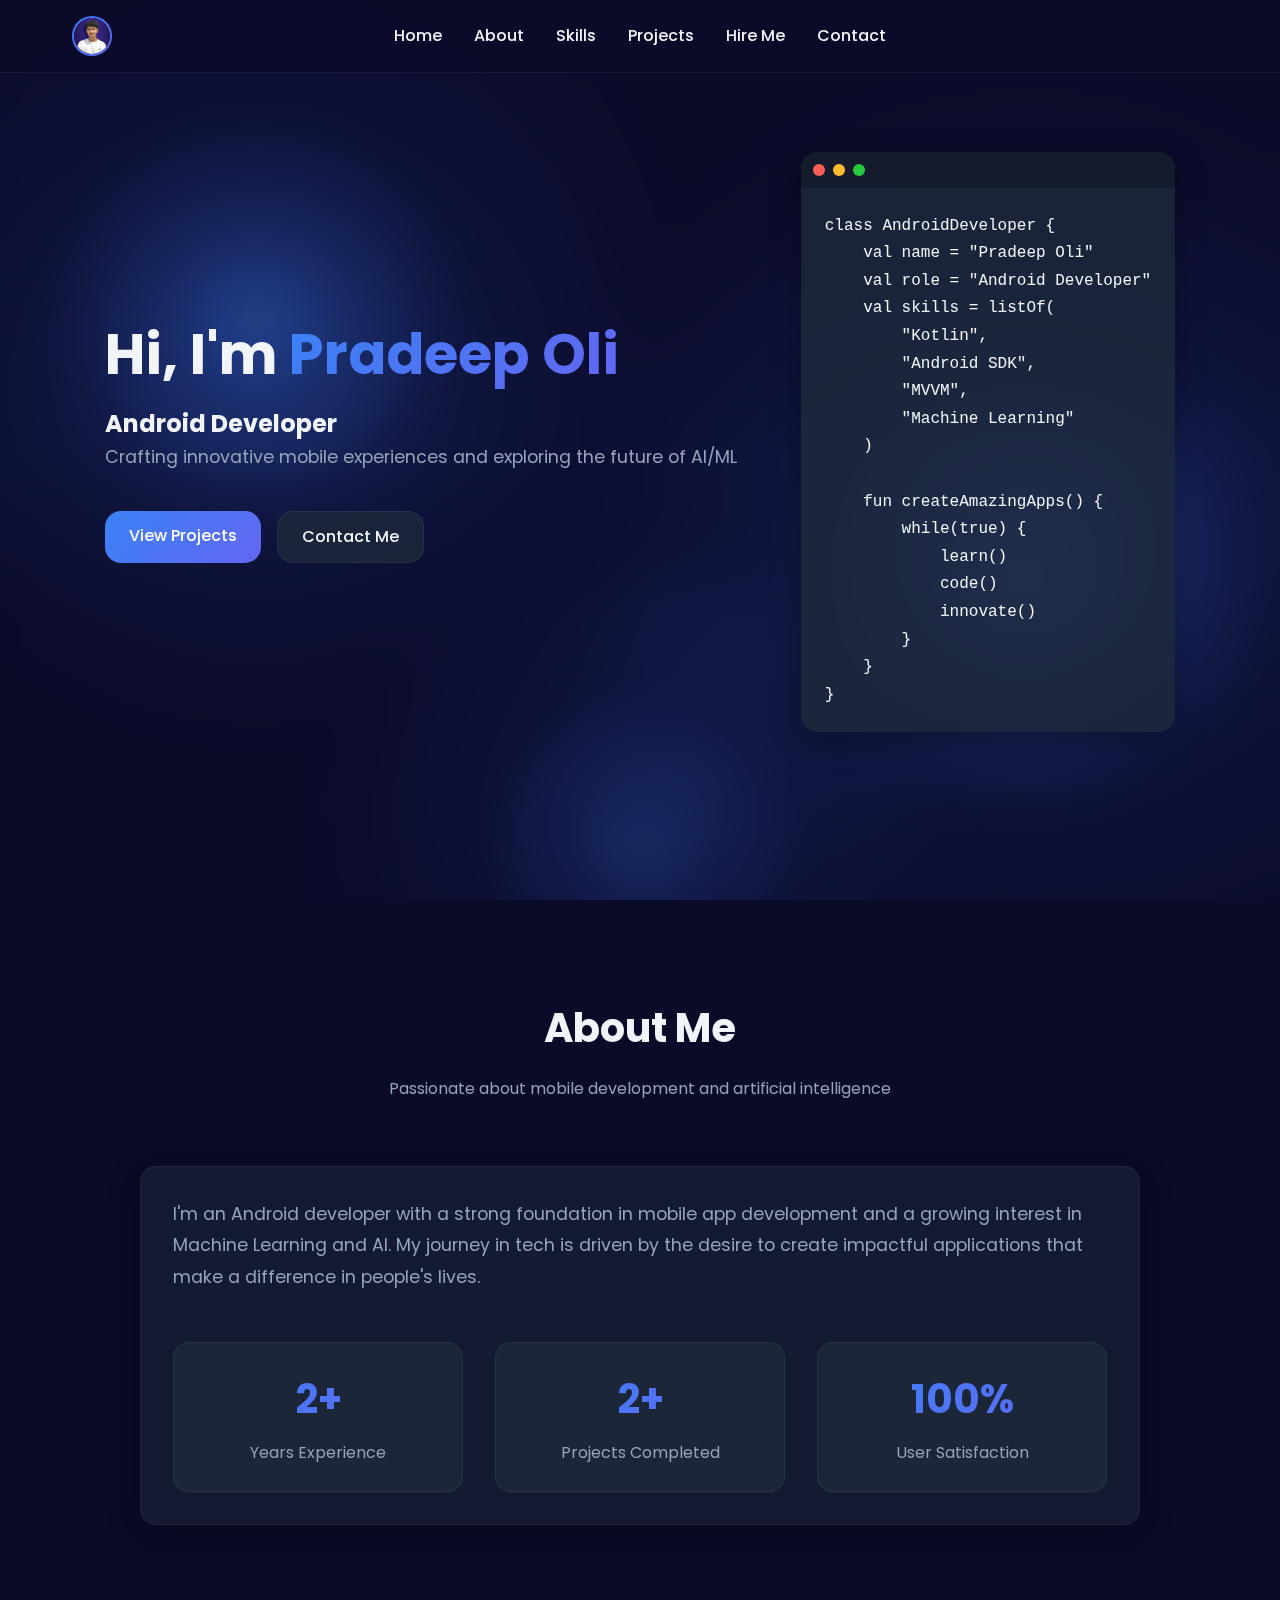
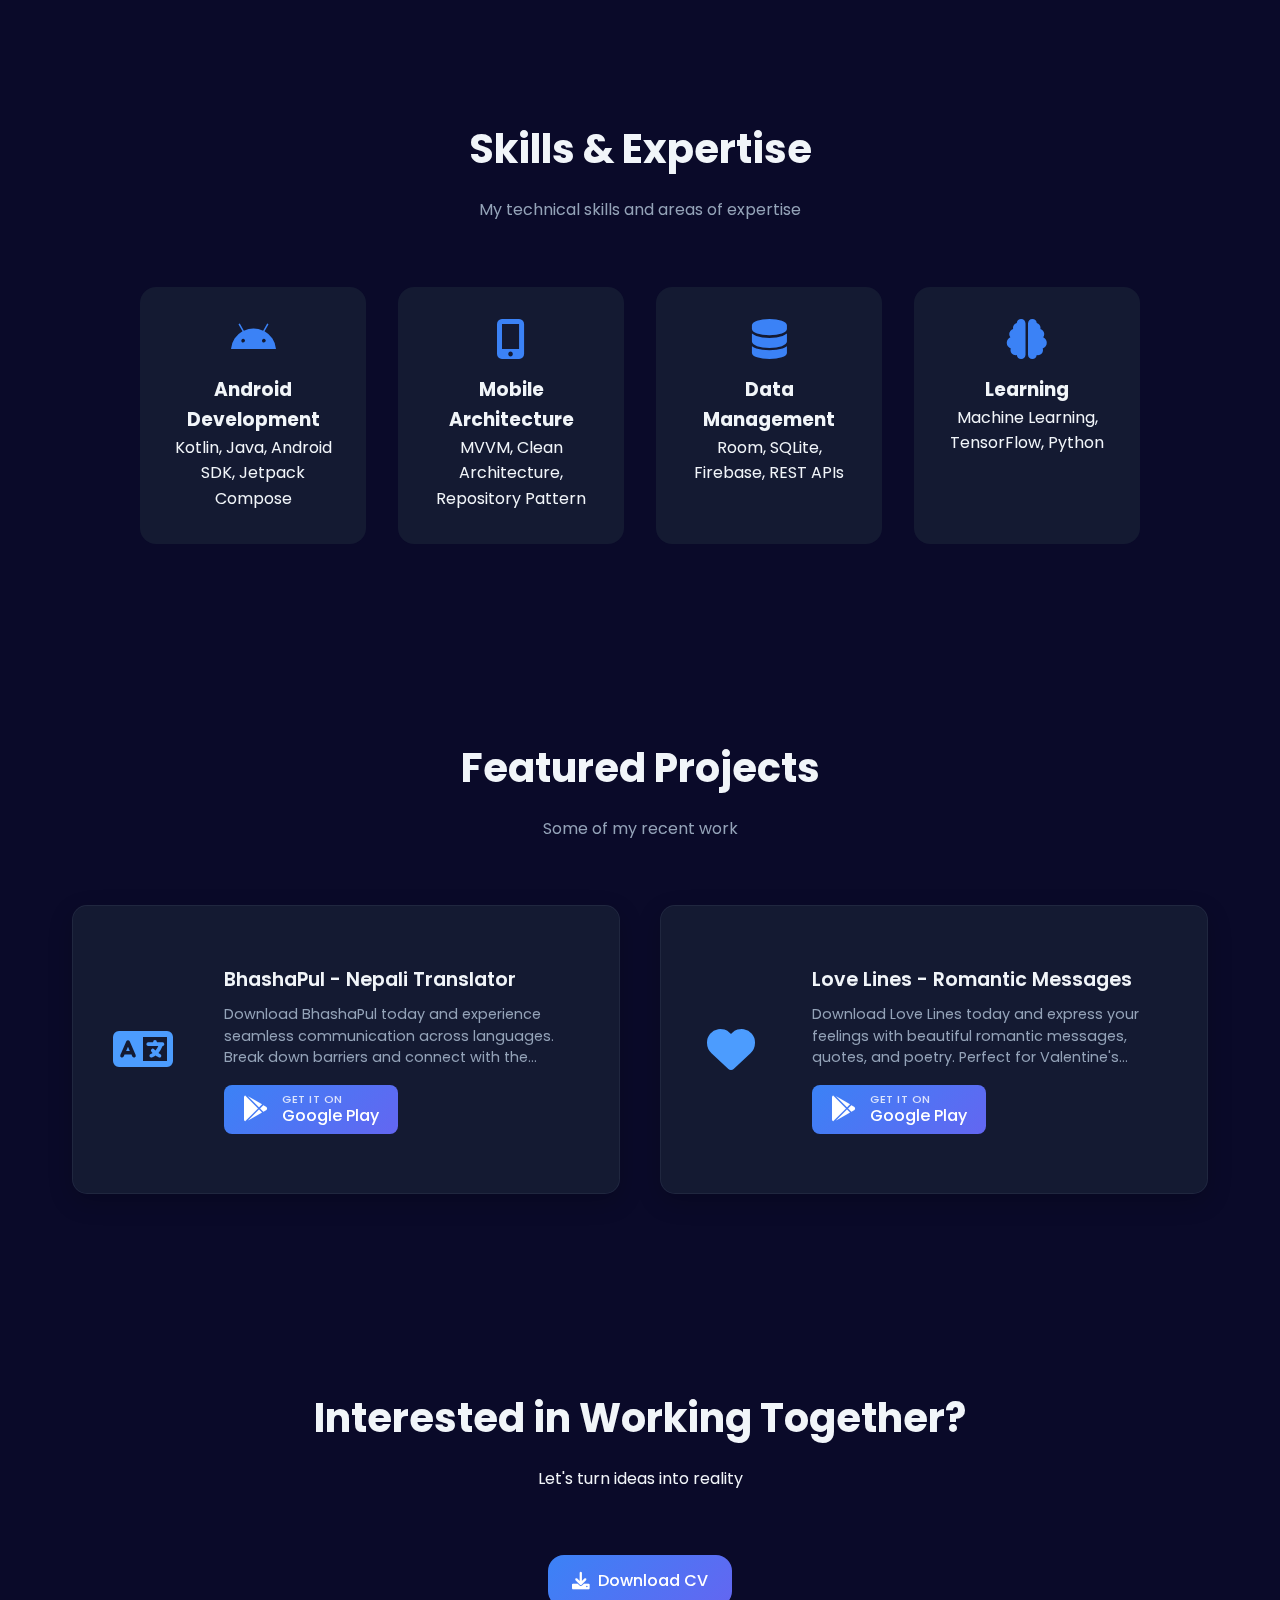
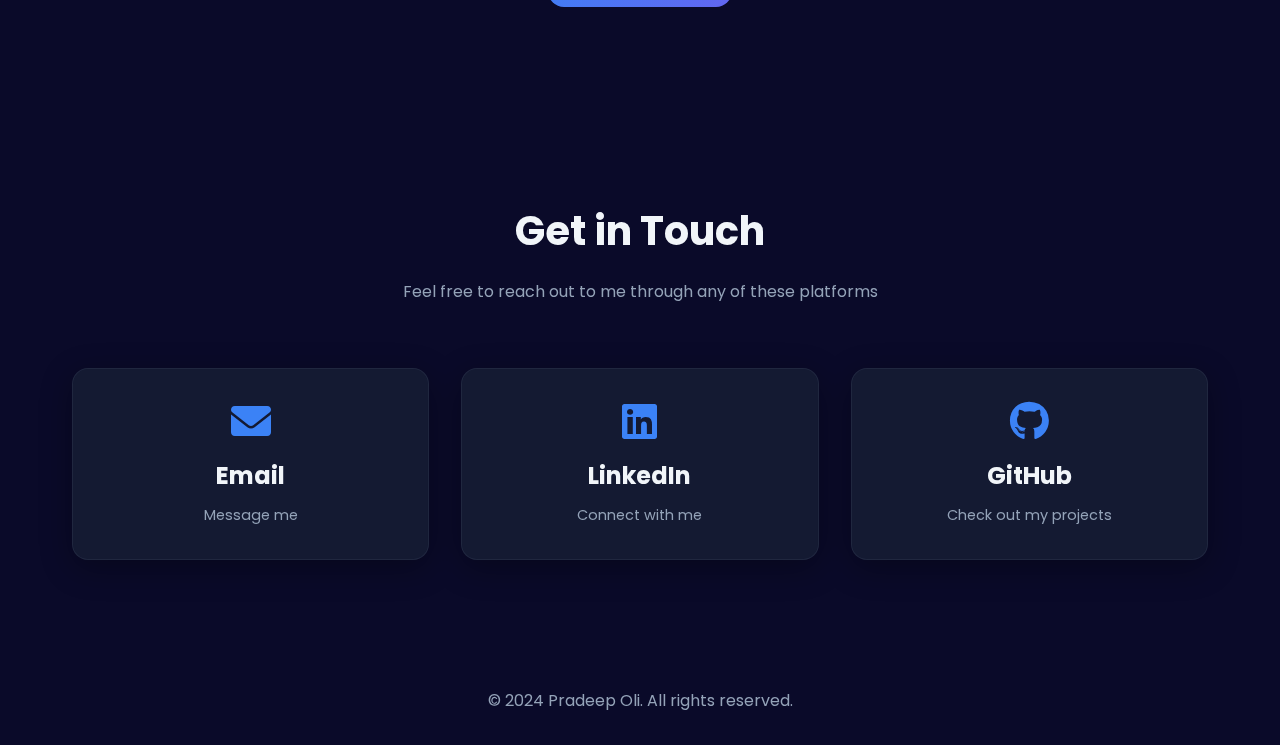
<file: index.html>
<!DOCTYPE html>
<html lang="en">
<head>
    <meta charset="UTF-8">
    <meta name="viewport" content="width=device-width, initial-scale=1.0">
    <meta http-equiv="X-UA-Compatible" content="IE=edge">
    <title>Pradeep Oli - Android Developer | BhashaPul & Love Lines Creator</title>
    <meta name="description" content="Pradeep Oli is an experienced Android Developer from Nepal, specializing in mobile app development, Kotlin, and ML/AI integration. Creator of BhashaPul and Love Lines apps.">
    <meta name="keywords" content="Pradeep Oli, Android Developer, Mobile App Developer, Kotlin Developer, Nepal Developer, BhashaPul, Nepali Translator App, Love Lines, Romantic Messages App">
    <meta name="author" content="Pradeep Oli">
    
    <!-- Open Graph / Facebook -->
    <meta property="og:type" content="website">
    <meta property="og:url" content="https://pradeepoli.com.np/">
    <meta property="og:title" content="Pradeep Oli - Android Developer Portfolio">
    <meta property="og:description" content="Android Developer specializing in mobile app development, Kotlin, and ML/AI integration. Creator of BhashaPul Nepali Translator and Love Lines Romantic Messages app.">
    <meta property="og:image" content="images/profile-pic.png">

    <!-- Twitter -->
    <meta property="twitter:card" content="summary_large_image">
    <meta property="twitter:url" content="https://pradeepoli.com.np/">
    <meta property="twitter:title" content="Pradeep Oli - Android Developer Portfolio">
    <meta property="twitter:description" content="Android Developer specializing in mobile app development, Kotlin, and ML/AI integration. Creator of BhashaPul Nepali Translator and Love Lines Romantic Messages app.">
    <meta property="twitter:image" content="images/profile-pic.png">

    <!-- Canonical URL -->
    <link rel="canonical" href="https://pradeepoli.com.np/">

    <link rel="icon" type="image/png" href="images/profile-pic.png">
    <link rel="apple-touch-icon" href="images/profile-pic.png">

    <link rel="stylesheet" href="/style.css">
    <link href="https://fonts.googleapis.com/css2?family=Poppins:wght@300;400;500;600;700&display=swap" rel="stylesheet">
    <link rel="stylesheet" href="https://cdnjs.cloudflare.com/ajax/libs/font-awesome/6.0.0/css/all.min.css">

    <!-- JSON-LD structured data -->
    <script type="application/ld+json">
    {
        "@context": "http://schema.org",
        "@type": "Person",
        "name": "Pradeep Oli",
        "jobTitle": "Android Developer",
        "url": "https://pradeepoli.com.np",
        "image": "images/profile-pic.png",
        "description": "Android Developer specializing in mobile app development with Kotlin and ML/AI integration",
        "sameAs": [
            "https://www.linkedin.com/in/pradeep-oli69",
            "https://github.com/pradeep-oli",
            "https://x.com/zubalabs",
            "https://www.facebook.com/zubalabs"
        ],
        "alumniOf": {
            "@type": "Organization",
            "name": "Your University Name"
        },
        "knowsAbout": [
            "Android Development",
            "Kotlin",
            "Mobile Architecture",
            "Machine Learning",
            "Language Translation",
            "Firebase",
            "REST APIs"
        ],
        "makesOffer": [
            {
                "@type": "Offer",
                "itemOffered": {
                    "@type": "SoftwareApplication",
                    "name": "BhashaPul - Nepali Translator",
                    "applicationCategory": "Utilities",
                    "operatingSystem": "Android",
                    "offers": {
                        "@type": "Offer",
                        "availability": "http://schema.org/InStock",
                        "url": "https://play.google.com/store/apps/details?id=studio.cosome.bhashapul"
                    }
                }
            },
            {
                "@type": "Offer",
                "itemOffered": {
                    "@type": "SoftwareApplication",
                    "name": "Love Lines - Romantic Messages",
                    "applicationCategory": "Lifestyle",
                    "operatingSystem": "Android",
                    "offers": {
                        "@type": "Offer",
                        "availability": "http://schema.org/InStock",
                        "url": "https://play.google.com/store/apps/details?id=studio.cosome.lovelines&pli=1"
                    }
                }
            }
        ]
    }
    </script>
</head>
<body>
    <div class="loading-line"></div>
    <div class="loading-line"></div>
    <div class="nav-overlay"></div>
    <div class="page-transition">
        <div class="logo">
            <h1>PK</h1>
        </div>
    </div>
    <nav class="navbar">
        <div class="nav-content">
            <a href="index.html" class="logo">
                <img src="images/profile-pic.png" alt="Pradeep Oli" class="logo-img">
            </a>
            <button class="menu-btn">
                <i class="fas fa-bars"></i>
            </button>
            <ul class="nav-links">
                <div class="mobile-menu-header">
                    <button class="close-btn">
                        <i class="fas fa-times"></i>
                    </button>
                </div>
                <li><a href="#home">Home</a></li>
                <li><a href="#about">About</a></li>
                <li><a href="#skills">Skills</a></li>
                <li><a href="#projects">Projects</a></li>
                <li><a href="#hire">Hire Me</a></li>
                <li><a href="#contact">Contact</a></li>
            </ul>
        </div>
    </nav>

    <section id="home" class="hero">
        <div class="hero-content">
            <div class="hero-text">
                <h1>Hi, I'm <span class="highlight">Pradeep Oli</span></h1>
                <h2>Android Developer</h2>
                <p>Crafting innovative mobile experiences and exploring the future of AI/ML</p>
                <div class="cta-buttons">
                    <a href="#projects" class="btn btn-primary">View Projects</a>
                    <a href="#contact" class="btn btn-secondary">Contact Me</a>
                </div>
            </div>
            <div class="hero-image">
                <div class="code-window">
                    <div class="window-header">
                        <span class="dot"></span>
                        <span class="dot"></span>
                        <span class="dot"></span>
                    </div>
                    <div class="code-content">
                        <pre><code>class AndroidDeveloper {
    val name = "Pradeep Oli"
    val role = "Android Developer"
    val skills = listOf(
        "Kotlin",
        "Android SDK",
        "MVVM",
        "Machine Learning"
    )
    
    fun createAmazingApps() {
        while(true) {
            learn()
            code()
            innovate()
        }
    }
}</code></pre>
                    </div>
                </div>
            </div>
        </div>
    </section>

    <section id="about" class="about">
        <div class="section-header">
            <h2>About Me</h2>
            <p>Passionate about mobile development and artificial intelligence</p>
        </div>
        <div class="about-content">
            <div class="about-text">
                <p>I'm an Android developer with a strong foundation in mobile app development and a growing interest in Machine Learning and AI. My journey in tech is driven by the desire to create impactful applications that make a difference in people's lives.</p>
                <div class="stats">
                    <div class="stat-item">
                        <h3>2+</h3>
                        <p>Years Experience</p>
                    </div>
                    <div class="stat-item">
                        <h3>2+</h3>
                        <p>Projects Completed</p>
                    </div>
                    <div class="stat-item">
                        <h3>100%</h3>
                        <p>User Satisfaction</p>
                    </div>
                </div>
            </div>
        </div>
    </section>

    <section id="skills" class="skills">
        <div class="section-header">
            <h2>Skills & Expertise</h2>
            <p>My technical skills and areas of expertise</p>
        </div>
        <div class="skills-grid">
            <div class="skill-card">
                <i class="fab fa-android"></i>
                <h3>Android Development</h3>
                <p>Kotlin, Java, Android SDK, Jetpack Compose</p>
            </div>
            <div class="skill-card">
                <i class="fas fa-mobile-alt"></i>
                <h3>Mobile Architecture</h3>
                <p>MVVM, Clean Architecture, Repository Pattern</p>
            </div>
            <div class="skill-card">
                <i class="fas fa-database"></i>
                <h3>Data Management</h3>
                <p>Room, SQLite, Firebase, REST APIs</p>
            </div>
            <div class="skill-card">
                <i class="fas fa-brain"></i>
                <h3>Learning</h3>
                <p>Machine Learning, TensorFlow, Python</p>
            </div>
        </div>
    </section>

    <section id="projects" class="projects">
        <div class="section-header">
            <h2>Featured Projects</h2>
            <p>Some of my recent work</p>
        </div>
        <div class="projects-grid">
            <a href="https://play.google.com/store/apps/details?id=studio.cosome.bhashapul" target="_blank" class="project-card-link">
                <div class="project-card">
                    <div class="project-icon">
                        <i class="fas fa-language"></i>
                    </div>
                    <div class="project-info">
                        <h3>BhashaPul - Nepali Translator</h3>
                        <p>Download BhashaPul today and experience seamless communication across languages. Break down barriers and connect with the world through the power of accurate, instant translation!</p>
                        <div class="btn btn-primary play-store-btn">
                            <i class="fab fa-google-play"></i>
                            <span>
                                <small>GET IT ON</small>
                                Google Play
                            </span>
                        </div>
                    </div>
                </div>
            </a>
            <a href="https://play.google.com/store/apps/details?id=studio.cosome.lovelines" target="_blank" class="project-card-link">
                <div class="project-card">
                    <div class="project-icon">
                        <i class="fas fa-heart"></i>
                    </div>
                    <div class="project-info">
                        <h3>Love Lines - Romantic Messages</h3>
                        <p>Download Love Lines today and express your feelings with beautiful romantic messages, quotes, and poetry. Perfect for Valentine's Day, anniversaries, and showing your love every day. Our curated collection helps you find the perfect words to express your deepest emotions.</p>
                        <div class="btn btn-primary play-store-btn">
                            <i class="fab fa-google-play"></i>
                            <span>
                                <small>GET IT ON</small>
                                Google Play
                            </span>
                        </div>
                    </div>
                </div>
            </a>
        </div>
    </section>

    <section id="hire" class="hire-section">
        <div class="section-header">
            <h2>Interested in Working Together?</h2>
            <p>Let's turn ideas into reality</p>
        </div>
        <div class="hire-content">
            <div class="hire-buttons">
                <a href="https://www.drive.google.com/uc?export=download&id=1GkxWXT7wKhHBKCCTxz4wcA6VjqmtCQrD" class="btn btn-primary">
                    <i class="fas fa-download"></i>
                    Download CV
                </a>
            </div>
        </div>
    </section>

    <section id="contact">
        <div class="section-header">
            <h2>Get in Touch</h2>
            <p>Feel free to reach out to me through any of these platforms</p>
        </div>
        <div class="contact-grid">
            <a href="contact.html" class="contact-card">
                <i class="fas fa-envelope"></i>
                <h3>Email</h3>
                <p>Message me</p>
            </a>
            <a href="https://www.linkedin.com/in/pradeep-oli69" target="_blank" class="contact-card">
                <i class="fab fa-linkedin"></i>
                <h3>LinkedIn</h3>
                <p>Connect with me</p>
            </a>
            <a href="https://github.com/pradeep-oli" target="_blank" class="contact-card">
                <i class="fab fa-github"></i>
                <h3>GitHub</h3>
                <p>Check out my projects</p>
            </a>
        </div>
    </section>

    <footer>
        <div class="footer-content">
            <p>&copy; 2024 Pradeep Oli. All rights reserved.</p>
        </div>
    </footer>

    <script src="particles.js"></script>
    <script src="gradient-animation.js"></script>
    <script src="loading.js"></script>
    <script src="theme.js"></script>
    <script src="transition.js"></script>
    <script src="contact.js"></script>
    <script src="script.js"></script>
</body>
</html>
</file>
<file: style.css>
:root {
    /* Dark Theme */
    --primary: #3b82f6;
    --secondary: #6366f1;
    --gradient: linear-gradient(135deg, #3b82f6 0%, #6366f1 100%);
    --background: #0a0a29;
    --surface: rgba(30, 41, 59, 0.8);
    --text-primary: #f1f5f9;
    --text-secondary: #94a3b8;
    --card-bg: rgba(30, 41, 59, 0.5);
    --nav-bg: rgba(10, 10, 41, 0.85);
    --border: rgba(148, 163, 184, 0.1);
    --shadow: 0 8px 32px rgba(0, 0, 0, 0.3);
    --glow: 0 0 20px rgba(59, 130, 246, 0.2);
    --border-radius: 16px;
    --max-width: 1200px;
}

html, body {
    margin: 0;
    padding: 0;
    min-height: 100vh;
    background: var(--background);
    color: var(--text-primary);
    line-height: 1.6;
    font-family: 'Poppins', sans-serif;
    overflow-x: hidden;
}

#gradient-canvas {
    position: fixed;
    top: 0;
    left: 0;
    width: 100vw;
    height: 100vh;
    z-index: 0;
    pointer-events: none;
}

/* Make content appear above the canvas */
.navbar,
main,
section,
.hero-section,
.about-section,
.projects-section,
.skills-section,
.hire-section,
.contact-section,
footer {
    position: relative;
    z-index: 1;
}

/* Update background colors to be semi-transparent */
.navbar {
    background: var(--nav-bg);
    backdrop-filter: blur(8px);
    -webkit-backdrop-filter: blur(8px);
}

.card {
    background: var(--card-bg);
    backdrop-filter: blur(8px);
    -webkit-backdrop-filter: blur(8px);
}

.project-card {
    background: var(--card-bg);
    backdrop-filter: blur(10px);
    -webkit-backdrop-filter: blur(10px);
    border-radius: 15px;
    overflow: hidden;
    transition: all 0.3s ease;
    display: flex;
    flex-direction: row;
    align-items: center;
    height: 100%;
    box-shadow: 0 8px 24px rgba(0, 0, 0, 0.2);
    padding: 2.5rem;
    text-align: left;
    max-width: 550px;
    margin: 0 auto;
    border: 1px solid var(--border);
}

.project-card:hover {
    transform: translateY(-5px);
    box-shadow: 0 15px 30px rgba(0, 0, 0, 0.3);
}

.project-icon {
    font-size: 3rem;
    color: #4c9cfe;
    margin-right: 2rem;
    min-width: 60px;
    display: flex;
    justify-content: center;
}

.project-info {
    display: flex;
    flex-direction: column;
    align-items: flex-start;
    justify-content: center;
    height: 100%;
    padding: 0;
    text-align: left;
}

.project-info h3 {
    margin-bottom: 0.75rem;
    color: white;
    font-size: 1.6rem;
    font-weight: 600;
    text-align: left;
}

.project-info p {
    color: rgba(255, 255, 255, 0.7);
    font-size: 1rem;
    line-height: 1.6;
    margin-bottom: 1.5rem;
    text-align: left;
    display: -webkit-box;
    -webkit-line-clamp: 4;
    -webkit-box-orient: vertical;
    overflow: hidden;
    text-overflow: ellipsis;
    max-width: 100%;
    margin-left: 0;
    margin-right: 0;
}

.project-info .btn.play-store-btn {
    background-color: #000000;
    border-radius: 8px;
    padding: 0.7rem 1.5rem;
    border: none;
    display: inline-flex;
    align-items: center;
    gap: 0.7rem;
    font-family: 'Poppins', sans-serif;
    transition: all 0.3s ease;
    margin-top: auto;
    color: white;
}

.project-info .btn.play-store-btn:hover {
    background-color: #222222;
    box-shadow: 0 4px 10px rgba(0, 0, 0, 0.2);
}

.project-info .btn.play-store-btn i {
    font-size: 1.7rem;
    color: white;
}

.project-info .btn.play-store-btn span {
    display: flex;
    flex-direction: column;
    line-height: 1.2;
    text-align: left;
}

.project-info .btn.play-store-btn small {
    font-size: 0.65rem;
    text-transform: uppercase;
    letter-spacing: 0.5px;
    opacity: 0.8;
}

.project-card-link {
    text-decoration: none;
    color: inherit;
    display: block;
    height: 100%;
    cursor: pointer;
}

.project-card-link:hover {
    text-decoration: none;
    color: inherit;
}

.project-card-link .project-card {
    height: 100%;
}

@media screen and (max-width: 992px) {
    .projects-grid {
        grid-template-columns: repeat(auto-fit, minmax(350px, 1fr));
        gap: 2rem;
    }
    
    .project-card {
        padding: 2rem;
        max-width: 450px;
    }
    
    .project-icon {
        font-size: 2.5rem;
    }
    
    .project-info h3 {
        font-size: 1.4rem;
    }
    
    .project-info p {
        font-size: 0.95rem;
    }
}

@media screen and (max-width: 768px) {
    .projects-grid {
        grid-template-columns: repeat(2, 1fr);
        padding: 0 1.5rem;
        gap: 1.5rem;
    }
    
    .project-card {
        padding: 2rem 1.5rem;
        max-width: 100%;
        min-height: 0;
        flex-direction: column;
        text-align: center;
        align-items: center;
        background: var(--card-bg);
        backdrop-filter: blur(10px);
        -webkit-backdrop-filter: blur(10px);
        border-radius: 15px;
        border: 1px solid var(--border);
    }
    
    .project-icon {
        font-size: 2.5rem;
        margin-bottom: 1.2rem;
        margin-right: 0;
        color: #4c9cfe;
        min-width: auto;
        display: flex;
        justify-content: center;
    }
    
    .project-info {
        align-items: center;
        text-align: center;
    }
    
    .project-info h3 {
        font-size: 1.2rem;
        margin-bottom: 0.7rem;
        text-align: center;
    }
    
    .project-info p {
        display: none;
    }
    
    .project-info h3::after {
        left: 50%;
        transform: translateX(-50%);
    }
    
    .project-info .btn.play-store-btn {
        padding: 0.5rem 1.2rem;
        align-self: center;
        margin-top: 0;
        background-color: #000000;
        color: white;
        border: none;
    }
    
    .project-info .btn.play-store-btn i {
        font-size: 1.4rem;
        color: white;
    }
}

@media screen and (max-width: 576px) {
    .projects-grid {
        grid-template-columns: 1fr;
        padding: 0 1rem;
        gap: 1.5rem;
    }
    
    /* Keep the card styling the same as 768px - just stack them */
    .project-card {
        width: 100%;
        max-width: 280px;
        margin: 0 auto;
    }
}

@media screen and (max-width: 480px) {
    .projects-grid {
        gap: 1.2rem;
    }
    
    .project-info .btn.play-store-btn span {
        display: none;
    }
}

section {
    background: transparent;
    backdrop-filter: blur(8px);
    -webkit-backdrop-filter: blur(8px);
    position: relative;
    z-index: 1;
}

body {
    color: var(--text-primary);
    line-height: 1.6;
    min-height: 100vh;
    position: relative;
    background: transparent;
}

body::before {
    display: none;
}

/* Ensure content stays above background */
section, nav, .navbar, footer, .loading-line {
    position: relative;
    z-index: 1;
    backdrop-filter: blur(10px);
    -webkit-backdrop-filter: blur(10px);
}

.card {
    backdrop-filter: blur(10px);
    -webkit-backdrop-filter: blur(10px);
    background: rgba(30, 41, 59, 0.7);
}

/* Base Styles */
* {
    margin: 0;
    padding: 0;
    box-sizing: border-box;
    font-family: 'Poppins', sans-serif;
}

/* Navbar */
.navbar {
    position: fixed;
    top: 0;
    left: 0;
    width: 100%;
    background: var(--nav-bg);
    backdrop-filter: blur(10px);
    z-index: 1000;
    border-bottom: 1px solid var(--border);
}

.nav-content {
    max-width: var(--max-width);
    margin: 0 auto;
    padding: 1rem 2rem;
    display: flex;
    align-items: center;
    justify-content: space-between;
    position: relative;
}

.nav-links {
    display: flex;
    gap: 2rem;
    margin: 0;
    padding: 0;
    list-style: none;
    position: absolute;
    left: 50%;
    transform: translateX(-50%);
}

.nav-links a {
    color: var(--text-primary);
    text-decoration: none;
    font-size: 1rem;
    font-weight: 500;
    transition: color 0.3s ease;
}

.nav-links a:hover {
    color: var(--primary);
}

/* Logo */
.logo {
    display: flex;
    align-items: center;
    gap: 0.5rem;
    text-decoration: none;
}

.logo-img {
    width: 40px;
    height: 40px;
    border-radius: 50%;
    object-fit: cover;
    border: 2px solid transparent;
    background: linear-gradient(var(--background), var(--background)) padding-box,
                var(--gradient) border-box;
}

/* Menu Button */
.menu-btn {
    display: none;
    background: none;
    border: none;
    color: var(--text-primary);
    font-size: 1.5rem;
    cursor: pointer;
    padding: 0.5rem;
    transition: color 0.3s ease;
    position: relative;
}

.menu-btn:hover {
    color: var(--primary);
}

.menu-btn i {
    display: block;
    pointer-events: none;
}

@media screen and (max-width: 768px) {
    .nav-content {
        padding: 1rem;
        position: relative;
    }

    /* Common styles for both buttons */
    .menu-btn, .close-btn {
        position: absolute;
        right: 1rem;
        background: none;
        border: none;
        color: var(--text-primary);
        cursor: pointer;
        padding: 0.5rem;
        z-index: 100;
        height: 35px;
        width: 35px;
        display: flex;
        align-items: center;
        justify-content: center;
    }

    .menu-btn i, .close-btn i {
        font-size: 22px;
        display: block;
    }

    .menu-btn i {
        line-height: 1;
    }

    .close-btn i {
        line-height: 1.3;
    }

    .menu-btn {
        display: flex;
    }

    .nav-links {
        display: none;
        position: fixed;
        top: 0;
        right: -300px;
        width: 300px;
        height: 100vh;
        background: var(--nav-bg);
        flex-direction: column;
        align-items: center;
        justify-content: flex-start;
        padding-top: 5rem;
        gap: 2rem;
        transition: right 0.3s ease-in-out;
        z-index: 99;
        transform: none;
        left: auto;
    }

    .nav-links.active {
        display: flex;
        right: 0;
        visibility: visible;
    }

    .close-btn {
        top: 0.63rem;
        display: flex;
    }

    .nav-links li {
        width: 100%;
        text-align: center;
    }

    .nav-links a {
        display: block;
        padding: 1rem 2rem;
        font-size: 1.1rem;
        width: 100%;
    }

    .nav-links a:hover {
        background: var(--bg-secondary);
    }
}

/* Mobile Menu Header */
.mobile-menu-header {
    display: none;
}

@media screen and (max-width: 768px) {
    .mobile-menu-header {
        display: block;
        position: absolute;
        top: 0;
        left: 0;
        right: 0;
        padding: 1rem;
    }

    .close-btn {
        position: absolute;
        top: 1rem;
        right: 1rem;
        background: none;
        border: none;
        color: var(--text-primary);
        font-size: 1.5rem;
        cursor: pointer;
        padding: 0.5rem;
    }
}

/* Sections */
section {
    padding: 6rem 2rem;
    background: transparent;
    backdrop-filter: blur(8px);
    -webkit-backdrop-filter: blur(8px);
    position: relative;
    z-index: 1;
}

.section-header {
    text-align: center;
    margin-bottom: 4rem;
}

.section-header h2 {
    font-size: 2.5rem;
    margin-bottom: 1rem;
}

/* Hero Section */
.hero {
    min-height: 100vh;
    display: flex;
    align-items: center;
    padding-top: 5rem;
    background: transparent;
    backdrop-filter: blur(8px);
    -webkit-backdrop-filter: blur(8px);
}

.hero-content {
    max-width: var(--max-width);
    margin: 0 auto;
    display: flex;
    align-items: center;
    gap: 4rem;
}

.hero-text {
    flex: 1;
}

.hero-text h1 {
    font-size: 3.5rem;
    line-height: 1.2;
    margin-bottom: 1rem;
}

.highlight {
    background: var(--gradient);
    background-clip: text;
    -webkit-background-clip: text;
    color: transparent;
    -webkit-text-fill-color: transparent;
}

.hero-text p {
    font-size: 1.1rem;
    color: var(--text-secondary);
    margin-bottom: 2.5rem;
}

.cta-buttons {
    display: flex;
    gap: 1rem;
    margin-top: 0;
}

/* Hire Section */
.hire-section {
    padding: 6rem 2rem;
    background: transparent;
    backdrop-filter: blur(8px);
    -webkit-backdrop-filter: blur(8px);
    position: relative;
    overflow: hidden;
}

.hire-section .section-header h2,
.hire-section .section-header p {
    color: var(--text-primary);
}

.hire-content {
    max-width: 800px;
    margin: 0 auto;
    text-align: center;
}

.hire-buttons {
    display: flex;
    justify-content: center;
    margin-top: 1rem;
}

.hire-buttons .btn {
    min-width: 180px;
    padding: 0.8rem 1.5rem;
    display: flex;
    align-items: center;
    justify-content: center;
    gap: 0.5rem;
    font-weight: 500;
    transition: transform 0.3s ease, box-shadow 0.3s ease;
}

.hire-buttons .btn:hover {
    transform: translateY(-2px);
    box-shadow: 0 4px 12px rgba(59, 130, 246, 0.3);
}

.hire-buttons .btn i {
    font-size: 1.1rem;
}

.hire-buttons .btn-secondary {
    background: transparent;
    border: 2px solid var(--primary);
    color: var(--primary);
}

.hire-buttons .btn-secondary:hover {
    background: var(--primary);
    color: white;
}

@media screen and (max-width: 768px) {
    .hire-section {
        padding: 4rem 1rem;
    }
    
    .hire-buttons {
        gap: 1rem;
    }
    
    .hire-buttons .btn {
        min-width: 160px;
        padding: 0.7rem 1.2rem;
    }
}

/* Code Window */
.code-window {
    background: var(--surface);
    border-radius: var(--border-radius);
    overflow: hidden;
    box-shadow: var(--shadow);
}

.window-header {
    background: rgba(0, 0, 0, 0.2);
    padding: 0.75rem;
    display: flex;
    gap: 0.5rem;
}

.dot {
    width: 12px;
    height: 12px;
    border-radius: 50%;
    background: #ff5f56;
}

.dot:nth-child(2) {
    background: #ffbd2e;
}

.dot:nth-child(3) {
    background: #27c93f;
}

.code-content {
    padding: 1.5rem;
}

.code-content pre {
    margin: 0;
    white-space: pre-wrap;
}

.code-content code {
    color: var(--text-primary);
    font-family: 'Fira Code', monospace;
}

/* Buttons */
.btn {
    display: inline-block;
    padding: 0.75rem 1.5rem;
    border-radius: var(--border-radius);
    font-weight: 500;
    text-decoration: none;
    cursor: pointer;
    position: relative;
    overflow: hidden;
    z-index: 1;
}

.btn::before {
    content: '';
    position: absolute;
    top: 0;
    left: 0;
    width: 100%;
    height: 100%;
    background: rgba(255, 255, 255, 0.1);
    transform: translateX(-100%);
    transition: transform 0.3s ease;
    z-index: -1;
}

.btn:hover::before {
    transform: translateX(0);
}

.btn-primary {
    background: var(--gradient);
    color: white;
}

.btn-secondary {
    background: var(--surface);
    color: var(--text-primary);
    border: 1px solid var(--border);
}

/* Sections */
section {
    background-color: var(--background);
    padding: 6rem 1.5rem;
    background: transparent;
    backdrop-filter: blur(8px);
    -webkit-backdrop-filter: blur(8px);
    position: relative;
    z-index: 1;
}

.section-header {
    max-width: 800px;
    margin: 0 auto 4rem auto;
    text-align: center;
}

.section-header h2 {
    font-size: 2.5rem;
    margin-bottom: 1rem;
    color: var(--text-primary);
}

.section-header p {
    color: var(--text-secondary);
}

/* Skills Grid */
.skills-grid {
    display: grid;
    grid-template-columns: repeat(auto-fit, minmax(220px, 1fr));
    gap: 2rem;
    max-width: 1000px;
    margin: 0 auto;
}

.skill-card {
    background: var(--card-bg);
    padding: 2rem;
    border-radius: var(--border-radius);
    text-align: center;
}

.skill-card i {
    font-size: 2.5rem;
    color: var(--primary);
    margin-bottom: 1rem;
}

/* Projects Grid */
.projects-grid {
    display: grid;
    grid-template-columns: repeat(auto-fit, minmax(400px, 1fr));
    gap: 2.5rem;
    max-width: var(--max-width);
    margin: 0 auto;
    padding: 0 2rem;
}

@media screen and (max-width: 992px) {
    .projects-grid {
        grid-template-columns: repeat(auto-fit, minmax(350px, 1fr));
        gap: 2rem;
    }
    
    .project-card {
        padding: 2rem;
        max-width: 450px;
    }
    
    .project-icon {
        font-size: 2.5rem;
    }
    
    .project-info h3 {
        font-size: 1.4rem;
    }
    
    .project-info p {
        font-size: 0.95rem;
    }
}

@media screen and (max-width: 768px) {
    .projects-grid {
        grid-template-columns: repeat(2, 1fr);
        padding: 0 1.5rem;
        gap: 1.5rem;
    }
    
    .project-card {
        padding: 2rem 1.5rem;
        max-width: 100%;
        min-height: 0;
        flex-direction: column;
        text-align: center;
        align-items: center;
        background: var(--card-bg);
        backdrop-filter: blur(10px);
        -webkit-backdrop-filter: blur(10px);
        border-radius: 15px;
        border: 1px solid var(--border);
    }
    
    .project-icon {
        font-size: 2.5rem;
        margin-bottom: 1.2rem;
        margin-right: 0;
        color: #4c9cfe;
        min-width: auto;
        display: flex;
        justify-content: center;
    }
    
    .project-info {
        align-items: center;
        text-align: center;
    }
    
    .project-info h3 {
        font-size: 1.2rem;
        margin-bottom: 0.7rem;
        text-align: center;
    }
    
    .project-info p {
        display: none;
    }
    
    .project-info h3::after {
        left: 50%;
        transform: translateX(-50%);
    }
    
    .project-info .btn.play-store-btn {
        padding: 0.5rem 1.2rem;
        align-self: center;
        margin-top: 0;
        background-color: #000000;
        color: white;
        border: none;
    }
    
    .project-info .btn.play-store-btn i {
        font-size: 1.4rem;
        color: white;
    }
}

@media screen and (max-width: 576px) {
    .projects-grid {
        grid-template-columns: 1fr;
        padding: 0 1rem;
        gap: 1.5rem;
    }
    
    /* Keep the card styling the same as 768px - just stack them */
    .project-card {
        width: 100%;
        max-width: 280px;
        margin: 0 auto;
    }
}

@media screen and (max-width: 480px) {
    .projects-grid {
        gap: 1.2rem;
    }
    
    .project-info .btn.play-store-btn span {
        display: none;
    }
}

.project-info {
    padding: 1.2rem;
    display: flex;
    flex-direction: column;
    height: 100%;
}

.project-info h3 {
    margin-bottom: 0.5rem;
    color: var(--text-primary);
    transition: color 0.3s ease;
    font-size: 1.2rem;
}

.project-info p {
    color: var(--text-secondary);
    font-size: 0.85rem;
    line-height: 1.5;
    margin-bottom: 1rem;
    flex-grow: 1;
    display: -webkit-box;
    -webkit-line-clamp: 3;
    -webkit-box-orient: vertical;
    overflow: hidden;
    text-overflow: ellipsis;
}

.project-tags {
    display: flex;
    flex-wrap: wrap;
    gap: 0.4rem;
    margin: 0.75rem 0 1rem;
}

.project-tags span {
    background: var(--primary);
    color: white;
    padding: 0.15rem 0.6rem;
    border-radius: 20px;
    font-size: 0.7rem;
    transition: transform 0.3s ease;
}

.project-info .btn.play-store-btn {
    background-color: #000000;
    border-radius: 8px;
    padding: 0.5rem 1.2rem;
    border: none;
    display: inline-flex;
    align-items: center;
    gap: 0.8rem;
    font-family: 'Poppins', sans-serif;
    transition: all 0.3s ease;
}

.project-info .btn.play-store-btn i {
    font-size: 1.4rem;
}

.project-info .btn.play-store-btn small {
    font-size: 0.6rem;
}

@media screen and (max-width: 768px) {
    .project-card {
        max-width: 220px;
    }
    
    .project-info {
        padding: 1rem;
    }
    
    .project-info h3 {
        font-size: 1.1rem;
    }
    
    .project-info p {
        font-size: 0.8rem;
        line-height: 1.4;
        margin-bottom: 0.75rem;
    }
    
    .project-tags {
        margin: 0.5rem 0 0.75rem;
    }
}

@media screen and (max-width: 480px) {
    .project-card {
        max-width: 180px;
    }
    
    .project-info {
        padding: 0.8rem;
    }
    
    .project-info h3 {
        font-size: 1rem;
        margin-bottom: 0.4rem;
    }
    
    .project-info p {
        font-size: 0.75rem;
        line-height: 1.3;
        -webkit-line-clamp: 2;
    }
    
    .project-tags span {
        padding: 0.1rem 0.4rem;
        font-size: 0.65rem;
    }
    
    .project-info .btn.play-store-btn {
        padding: 0.3rem 0.8rem;
    }
    
    .project-info .btn.play-store-btn i {
        font-size: 1.5rem;
    }
}

/* Contact Grid */
.contact-grid {
    display: grid;
    grid-template-columns: repeat(auto-fit, minmax(250px, 1fr));
    gap: 2rem;
    max-width: 1200px;
    margin: 0 auto;
    padding: 0 2rem;
}

.contact-card {
    background: var(--card-bg);
    padding: 2rem;
    border-radius: var(--border-radius);
    text-align: center;
    text-decoration: none;
    color: var(--text-primary);
    border: 1px solid var(--border);
    box-shadow: var(--shadow);
    position: relative;
    overflow: hidden;
    z-index: 1;
    transition: all 0.3s ease;
}

.contact-card:hover {
    transform: translateY(-5px);
    box-shadow: 0 15px 30px rgba(0, 0, 0, 0.3);
}

.contact-card i {
    font-size: 2.5rem;
    color: var(--primary);
    margin-bottom: 1rem;
    transition: color 0.3s ease;
}

.contact-card:hover i {
    color: var(--secondary);
}

.contact-card h3 {
    font-size: 1.5rem;
    margin-bottom: 0.5rem;
}

.contact-card p {
    color: var(--text-secondary);
    font-size: 0.9rem;
}

@media screen and (max-width: 768px) {
    .contact-grid {
        grid-template-columns: 1fr;
        padding: 0 1rem;
    }
}

/* Footer */
footer {
    padding: 2rem 0;
    background: transparent;
    backdrop-filter: blur(8px);
    -webkit-backdrop-filter: blur(8px);
}

.footer-content {
    max-width: var(--max-width);
    margin: 0 auto;
    padding: 0 2rem;
    text-align: center;
}

.footer-content p {
    margin: 0;
    color: var(--text-secondary);
}

.social-links {
    display: flex;
    justify-content: center;
    gap: 1.5rem;
    margin-bottom: 1rem;
}

.social-links a {
    color: var(--text-primary);
    font-size: 1.25rem;
    display: flex;
    align-items: center;
    justify-content: center;
    width: 40px;
    height: 40px;
    border-radius: 50%;
    background: var(--surface);
    position: relative;
    overflow: hidden;
    text-decoration: none;
}

.social-links a.twitter i {
    font-size: 1rem;
}

.social-links a i {
    position: relative;
    z-index: 1;
}

.social-links a::before {
    content: '';
    position: absolute;
    top: 0;
    left: 0;
    width: 100%;
    height: 100%;
    opacity: 0;
    transition: opacity 0.3s ease;
}

.social-links a:hover::before {
    opacity: 1;
}

.social-links a.facebook::before {
    background: #1877f2;
}

.social-links a.instagram::before {
    background: linear-gradient(45deg, #f09433 0%, #e6683c 25%, #dc2743 50%, #cc2366 75%, #bc1888 100%);
}

.social-links a.twitter::before {
    background: #000;
}

.footer-text {
    color: var(--text-secondary);
    font-size: 0.9rem;
}

/* Responsive Footer */
@media (max-width: 480px) {
    .footer {
        padding: 1.5rem 0;
    }

    .footer-content {
        gap: 1rem;
    }

    .social-links {
        gap: 1.5rem;
    }

    .social-links a {
        width: 40px;
        height: 40px;
        font-size: 1.1rem;
    }
}

/* About Section */
.about-content {
    max-width: 1000px;
    margin: 0 auto;
    display: grid;
    grid-template-columns: 1fr;
    gap: 2rem;
}

.about-text {
    background: var(--card-bg);
    backdrop-filter: blur(20px);
    -webkit-backdrop-filter: blur(20px);
    border: 1px solid var(--border);
    border-radius: var(--border-radius);
    padding: 2rem;
    box-shadow: var(--shadow);
}

.about-text p {
    color: var(--text-secondary);
    margin-bottom: 2rem;
    font-size: 1.1rem;
    line-height: 1.8;
}

.stats {
    display: grid;
    grid-template-columns: repeat(auto-fit, minmax(200px, 1fr));
    gap: 2rem;
    margin-top: 3rem;
}

.stat-item {
    text-align: center;
    padding: 1.5rem;
    background: var(--card-bg);
    backdrop-filter: blur(20px);
    -webkit-backdrop-filter: blur(20px);
    border: 1px solid var(--border);
    border-radius: var(--border-radius);
}

.stat-item h3 {
    font-size: 2.5rem;
    color: var(--primary);
    margin-bottom: 0.5rem;
    background: var(--gradient);
    -webkit-background-clip: text;
    background-clip: text;
    color: transparent;
}

.stat-item p {
    color: var(--text-secondary);
    font-size: 1rem;
    margin: 0;
}

@media (max-width: 768px) {
    .stats {
        grid-template-columns: repeat(auto-fit, minmax(150px, 1fr));
        gap: 1rem;
    }
    
    .stat-item {
        padding: 1rem;
    }
    
    .stat-item h3 {
        font-size: 2rem;
    }
}

/* Contact Form Styles */
.contact-form-section {
    min-height: 100vh;
    display: flex;
    align-items: center;
    justify-content: center;
    padding: 3rem 1rem 1rem 1rem;
}

.contact-form-container {
    width: 100%;
    max-width: 600px;
    background: var(--card-bg);
    border-radius: var(--border-radius);
    padding: 1.5rem;
    margin: 1rem;
}

.contact-form {
    display: flex;
    flex-direction: column;
    gap: 1rem;
}

.form-group {
    margin-bottom: 0.75rem;
}

.form-group label {
    display: block;
    margin-bottom: 0.25rem;
    color: var(--text-primary);
    font-weight: 500;
}

.form-group input,
.form-group textarea {
    width: 100%;
    padding: 0.5rem 0.75rem;
    border: 1px solid var(--border);
    border-radius: 8px;
    background: var(--surface);
    color: var(--text-primary);
    font-size: 0.9rem;
}

.form-group textarea {
    height: 120px;
    resize: vertical;
}

.contact-form .btn {
    width: 100%;
    background: var(--gradient);
    color: white;
    padding: 0.75rem;
    border: none;
    border-radius: 8px;
    font-weight: 500;
    font-size: 0.95rem;
    cursor: pointer;
    display: flex;
    align-items: center;
    justify-content: center;
    gap: 0.5rem;
    transition: transform 0.2s ease, box-shadow 0.2s ease;
    margin-top: 0.5rem;
}

.contact-form .btn i {
    font-size: 1rem;
}

.contact-form .btn:hover {
    transform: translateY(-2px);
    box-shadow: 0 4px 12px rgba(59, 130, 246, 0.3);
}

.contact-form .btn:active {
    transform: translateY(0);
}

@media screen and (max-width: 768px) {
    .contact-form-container {
        margin: 0.5rem;
        padding: 1rem;
    }
    
    .form-group {
        margin-bottom: 0.5rem;
    }
    
    .form-group input,
    .form-group textarea {
        padding: 0.4rem 0.6rem;
    }
}

/* Notification Styles */
.notification {
    position: fixed;
    bottom: 20px;
    right: 20px;
    padding: 1rem 2rem;
    border-radius: 8px;
    background: var(--card-bg);
    backdrop-filter: blur(20px);
    -webkit-backdrop-filter: blur(20px);
    border: 1px solid var(--border);
    box-shadow: var(--shadow);
    display: flex;
    align-items: center;
    gap: 0.5rem;
    z-index: 1000;
}

.notification.success {
    border-left: 4px solid #4CAF50;
}

.notification.error {
    border-left: 4px solid #f44336;
}

.notification i {
    font-size: 1.2rem;
}

.notification.success i {
    color: #4CAF50;
}

.notification.error i {
    color: #f44336;
}

/* Mobile Navigation */
@media screen and (max-width: 768px) {
    .nav-content {
        padding: 1rem;
    }

    .menu-btn {
        display: block;
    }

    .nav-links {
        position: fixed;
        top: 0;
        right: -100%;
        width: 75%;
        height: 100vh;
        background: var(--nav-bg);
        backdrop-filter: blur(20px);
        -webkit-backdrop-filter: blur(20px);
        flex-direction: column;
        justify-content: center;
        padding: 2rem;
        transition: right 0.3s ease-in-out;
        z-index: 1000;
    }

    .nav-links.active {
        right: 0;
    }

    .nav-links a {
        display: block;
        padding: 1rem;
        font-size: 1.1rem;
        width: 100%;
        text-align: center;
    }
}

/* Tablet Styles */
@media (min-width: 769px) and (max-width: 1024px) {
    .nav-content {
        padding: 1rem 2rem;
    }

    .hero-content {
        padding: 8rem 2rem 4rem;
    }

    .skills-grid {
        grid-template-columns: repeat(2, 1fr);
        gap: 1.5rem;
        padding: 2rem;
    }

    .projects-grid {
        grid-template-columns: repeat(2, 1fr);
        gap: 2rem;
        padding: 2rem;
    }

    .contact-grid {
        grid-template-columns: repeat(2, 1fr);
        gap: 2rem;
        padding: 2rem;
    }
}

/* Contact Page Responsive */
@media (max-width: 768px) {
    .contact-form-section {
        padding: 5rem 1rem 2rem;
    }

    .contact-form-container {
        width: 100%;
        padding: 1.5rem;
    }

    .form-group {
        margin-bottom: 1rem;
    }

    .form-group input,
    .form-group textarea {
        padding: 0.7rem;
        font-size: 0.9rem;
    }

    .form-group textarea {
        height: 120px;
    }

    .contact-form .btn {
        padding: 0.8rem;
        font-size: 0.9rem;
    }
}

/* Small Height Screens */
@media (max-height: 700px) {
    .contact-form-section {
        padding-top: 4.5rem;
    }

    .section-header {
        margin-bottom: 1rem;
    }

    .section-header h2 {
        font-size: 1.75rem;
    }

    .form-group {
        margin-bottom: 0.75rem;
    }

    .form-group textarea {
        height: 100px;
    }
}

/* Extra Small Devices */
@media (max-width: 480px) {
    .hero-text h1 {
        font-size: 2rem;
    }

    .hero-text h2 {
        font-size: 1.25rem;
    }

    .section-header h2 {
        font-size: 1.75rem;
    }

    .contact-form-container {
        padding: 1rem;
    }

    .form-group label {
        font-size: 0.9rem;
    }

    .form-group input,
    .form-group textarea {
        padding: 0.6rem;
        font-size: 0.9rem;
    }
}

/* Landscape Mode */
@media (max-height: 500px) and (orientation: landscape) {
    .contact-form-section {
        padding: 4rem 1rem 1rem;
    }

    .contact-form-container {
        max-width: 500px;
    }

    .form-group textarea {
        height: 80px;
    }

    .section-header {
        margin-bottom: 0.75rem;
    }
}

/* Responsive Styles */
@media screen and (max-width: 1200px) {
    .hero-content, .skills-grid, .projects-grid, .contact-grid {
        padding: 0 2rem;
    }
}

@media screen and (max-width: 992px) {
    .hero-content {
        flex-direction: column;
        text-align: center;
        gap: 3rem;
    }

    .hero-text h1 {
        font-size: 3rem;
    }

    .cta-buttons {
        justify-content: center;
    }

    .skills-grid {
        grid-template-columns: repeat(2, 1fr);
    }

    .projects-grid {
        grid-template-columns: repeat(2, 1fr);
    }
}

@media screen and (max-width: 768px) {
    .nav-content {
        padding: 1rem;
    }

    .menu-btn {
        display: block;
    }

    .nav-links {
        position: fixed;
        top: 0;
        right: -100%;
        width: 75%;
        height: 100vh;
        background: var(--nav-bg);
        backdrop-filter: blur(20px);
        -webkit-backdrop-filter: blur(20px);
        flex-direction: column;
        justify-content: center;
        padding: 2rem;
        transition: right 0.3s ease;
    }

    .nav-links.active {
        right: 0;
    }

    .nav-links a {
        display: block;
        padding: 1rem;
        font-size: 1.1rem;
        width: 100%;
        text-align: center;
    }
}

@media screen and (max-width: 480px) {
    .hero-text h1 {
        font-size: 2rem;
    }

    .hero-text h2 {
        font-size: 1.5rem;
    }

    .skills-grid {
        grid-template-columns: 1fr;
        gap: 1rem;
    }

    .project-image img {
        height: 180px;
    }

    .project-info {
        padding: 1rem;
    }

    .project-info h3 {
        font-size: 1.2rem;
    }

    .project-tags {
        flex-wrap: wrap;
    }

    .project-tags span {
        font-size: 0.7rem;
        padding: 0.15rem 0.6rem;
    }

    .cta-buttons {
        flex-direction: column;
        gap: 1rem;
    }

    .cta-buttons .btn {
        width: 100%;
        text-align: center;
    }

    .social-links {
        gap: 1rem;
    }

    .social-links a {
        width: 35px;
        height: 35px;
        font-size: 1.1rem;
    }

    .project-info .btn.play-store-btn {
        align-self: center;
    }
}

/* Fix for devices with notch */
@supports (padding-top: env(safe-area-inset-top)) {
    .navbar {
        padding-top: env(safe-area-inset-top);
    }
}

/* Fix for devices with bottom home indicator */
@supports (padding-bottom: env(safe-area-inset-bottom)) {
    .footer {
        padding-bottom: calc(2rem + env(safe-area-inset-bottom));
    }
}

/* Making project cards more compact and professional on mobile */
@media screen and (max-width: 768px) {
    .projects-grid {
        grid-template-columns: repeat(2, 1fr);
        padding: 0 1.5rem;
        gap: 1.5rem;
    }

    .project-card {
        padding: 2rem 1.5rem;
        max-width: 100%;
        min-height: 0;
        flex-direction: column;
        text-align: center;
        align-items: center;
        background: var(--card-bg);
        backdrop-filter: blur(10px);
        -webkit-backdrop-filter: blur(10px);
        border-radius: 15px;
        border: 1px solid var(--border);
    }
    
    .project-icon {
        font-size: 2.5rem;
        margin-bottom: 1.2rem;
        margin-right: 0;
        color: #4c9cfe;
    }
    
    .project-info {
        align-items: center;
        text-align: center;
    }
    
    .project-info h3 {
        font-size: 1.2rem;
        margin-bottom: 0.7rem;
        text-align: center;
    }
    
    .project-info p {
        display: none;
    }
    
    .project-info h3::after {
        left: 50%;
        transform: translateX(-50%);
    }
    
    .project-info .btn.play-store-btn {
        padding: 0.5rem 1.2rem;
        align-self: center;
        margin-top: 0;
        background-color: #000000;
        color: white;
        border: none;
    }
    
    .project-info .btn.play-store-btn i {
        font-size: 1.4rem;
        color: white;
    }
}

@media screen and (max-width: 576px) {
    .projects-grid {
        grid-template-columns: 1fr;
        padding: 0 1rem;
        gap: 1.5rem;
    }
    
    /* Keep the card styling the same as 768px - just stack them */
    .project-card {
        width: 100%;
        max-width: 280px;
        margin: 0 auto;
    }
}

@media screen and (max-width: 480px) {
    .projects-grid {
        gap: 0.75rem;
    }

    .project-card {
        grid-template-columns: 100px 1fr;
        min-height: 100px;
    }

    .project-image img {
        width: 100px;
    }

    .project-info {
        padding: 0.5rem 0.75rem;
    }

    .project-info p {
        font-size: 0.85rem;
        line-height: 1.3;
    }

    .project-tags span {
        padding: 0.1rem 0.4rem;
        font-size: 0.7rem;
    }
}

/* Page Transition */
.page-transition {
    position: fixed;
    top: 0;
    left: 0;
    width: 100%;
    height: 100%;
    background: var(--nav-bg);
    z-index: 9999;
    opacity: 0;
    pointer-events: none;
    transition: opacity 0.3s ease;
    display: flex;
    justify-content: center;
    align-items: center;
}

.page-transition.active {
    opacity: 1;
    pointer-events: all;
}

.page-transition .logo {
    transform: scale(1.2);
    opacity: 0;
    transition: all 0.3s ease;
}

.page-transition.active .logo {
    opacity: 1;
    transform: scale(1);
}

/* Loading Line */
.loading-line {
    position: fixed;
    top: 0;
    left: 0;
    height: 3px;
    width: 0;
    background: linear-gradient(to right, var(--primary), #60a5fa);
    z-index: 9999;
    transition: width 0.2s ease-out;
    display: none;
    box-shadow: 0 0 10px rgba(59, 130, 246, 0.5);
}

.loading-line.active {
    width: 100%;
}

/* Back Button */
.back-button {
    display: flex;
    align-items: center;
    gap: 0.5rem;
    color: var(--text-primary);
    font-size: 1rem;
    text-decoration: none;
    transition: color 0.3s ease;
}

.back-button i {
    font-size: 1.2rem;
}

.back-button:hover {
    color: var(--primary);
}

/* Form Messages */
.success-message,
.error-message {
    padding: 1rem;
    margin: 1rem 0;
    border-radius: 8px;
    text-align: center;
    font-weight: 500;
    animation: fadeIn 0.3s ease;
}

.success-message {
    background-color: rgba(34, 197, 94, 0.1);
    color: #22c55e;
    border: 1px solid rgba(34, 197, 94, 0.2);
}

.error-message {
    background-color: rgba(239, 68, 68, 0.1);
    color: #ef4444;
    border: 1px solid rgba(239, 68, 68, 0.2);
}

.success-message i,
.error-message i {
    margin-right: 0.5rem;
}

@keyframes fadeIn {
    from {
        opacity: 0;
        transform: translateY(-10px);
    }
    to {
        opacity: 1;
        transform: translateY(0);
    }
}

#gradient-canvas {
    position: fixed;
    top: 0;
    left: 0;
    width: 100vw;
    height: 100vh;
    z-index: -1;
    pointer-events: none;
}

#particle-canvas {
    display: none;
}

html {
    background: #0a0a29;
}

/* Skeleton Loading Animation */
@keyframes shimmer {
    0% {
        background-position: -1000px 0;
    }
    100% {
        background-position: 1000px 0;
    }
}

.skeleton {
    animation: shimmer 2s infinite linear;
    background: linear-gradient(to right, #2a2a2a 4%, #3a3a3a 25%, #2a2a2a 36%);
    background-size: 1000px 100%;
    border-radius: 4px;
}

.projects-grid.loading .project-card {
    pointer-events: none;
}

.projects-grid.loading .project-image {
    height: 200px;
    background: #2a2a2a;
}

.projects-grid.loading .project-info h3,
.projects-grid.loading .project-info p,
.projects-grid.loading .project-tags span {
    color: transparent !important;
    background: #2a2a2a;
}

.projects-grid.loading .project-info h3 {
    height: 24px;
    width: 70%;
    margin-bottom: 1rem;
}

.projects-grid.loading .project-info p {
    height: 40px;
    margin-bottom: 1rem;
}

.projects-grid.loading .project-tags {
    display: flex;
    gap: 0.5rem;
}

.projects-grid.loading .project-tags span {
    height: 24px;
    width: 60px;
}

.projects-grid.loading .project-image,
.projects-grid.loading .project-info h3,
.projects-grid.loading .project-info p,
.projects-grid.loading .project-tags span {
    position: relative;
    overflow: hidden;
}

.projects-grid.loading .project-image::after,
.projects-grid.loading .project-info h3::after,
.projects-grid.loading .project-info p::after,
.projects-grid.loading .project-tags span::after {
    content: "";
    position: absolute;
    top: 0;
    left: 0;
    width: 100%;
    height: 100%;
    background: inherit;
    animation: shimmer 2s infinite linear;
    background: linear-gradient(to right, #2a2a2a 4%, #3a3a3a 25%, #2a2a2a 36%);
    background-size: 1000px 100%;
}

/* Base styles for project description */
.project-info p {
    color: var(--text-secondary);
    font-size: 0.9rem;
    line-height: 1.5;
    margin-bottom: 1rem;
}

/* Mobile styles for project description */
@media screen and (max-width: 768px) {
    .project-info p {
        font-size: 0.85rem;
        line-height: 1.4;
    }
}

@media screen and (max-width: 480px) {
    .project-info p {
        font-size: 0.8rem;
        line-height: 1.3;
    }
}

.project-info .btn.play-store-btn {
    background-color: #000000;
    border-radius: 8px;
    padding: 0.5rem 1.2rem;
    border: none;
    display: inline-flex;
    align-items: center;
    gap: 0.8rem;
    font-family: 'Poppins', sans-serif;
    transition: all 0.3s ease;
}

.project-info .btn.play-store-btn:hover {
    background-color: #333;
    transform: translateY(-2px);
}

.project-info .btn.play-store-btn i {
    font-size: 1.6rem;
}

.project-info .btn.play-store-btn span {
    display: flex;
    flex-direction: column;
    line-height: 1.2;
    text-align: left;
}

.project-info .btn.play-store-btn small {
    font-size: 0.7rem;
    text-transform: uppercase;
    letter-spacing: 0.5px;
    opacity: 0.8;
}

@media screen and (max-width: 480px) {
    .project-info .btn.play-store-btn {
        width: 100%;
        justify-content: center;
        padding: 0.5rem 1rem;
    }
}

.project-card-link {
    text-decoration: none;
    color: inherit;
    display: block;
    width: 100%;
    height: 100%;
    cursor: pointer;
}

.project-card-link:hover {
    text-decoration: none;
    color: inherit;
}

.project-card-link .project-card {
    height: 100%;
}

.project-info h3::after {
    content: '';
    position: absolute;
    bottom: -0.5rem;
    left: 0;
    width: 40px;
    height: 3px;
    background: var(--gradient);
    border-radius: 3px;
}
</file>
